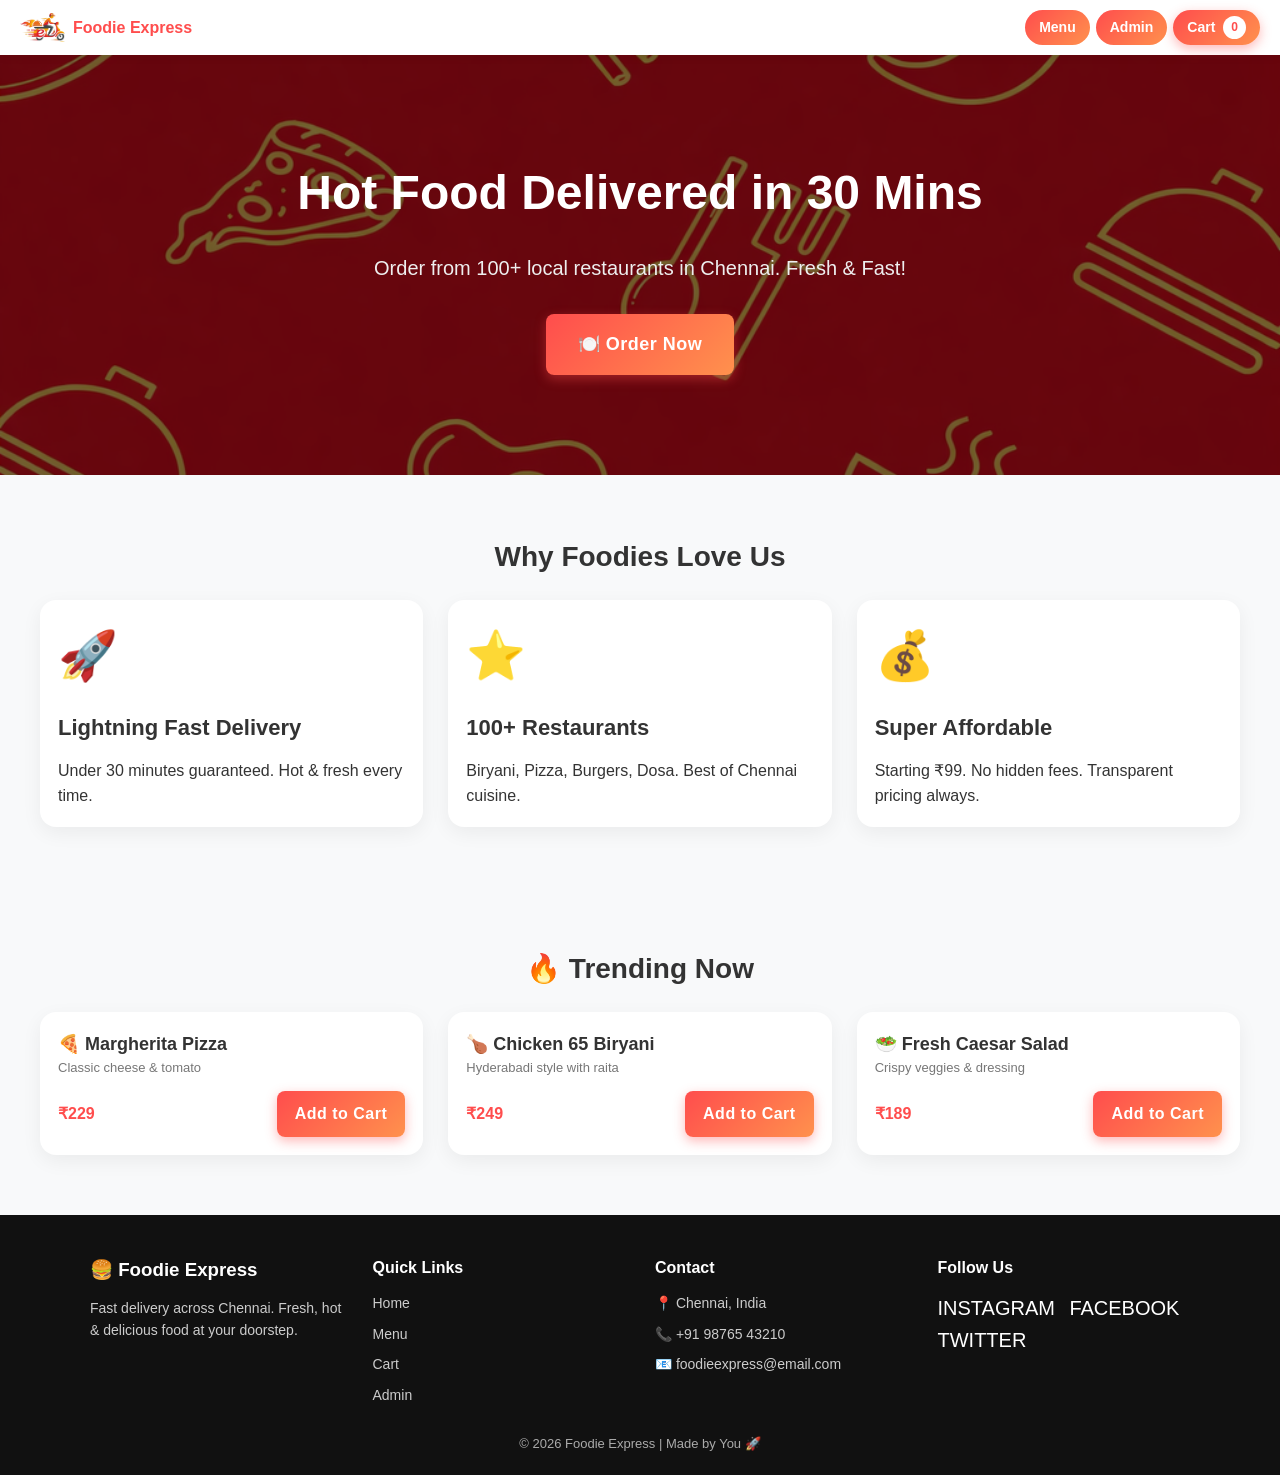
<file: index.html>
<!DOCTYPE html>
<html lang="en">
<head>
  <meta charset="UTF-8">
  <title>Foodie Express - Chennai's Best Food Delivery</title>
  <meta name="viewport" content="width=device-width, initial-scale=1.0">
  <meta name="description" content="Hot fresh food delivered fast in Chennai">
  <link rel="stylesheet" href="style.css">
  <link rel="icon" href="logo.png" type="image/png">
</head>
<body>
 <header>
  <div class="brand">
    <img src="logo.png" class="logo">
    <span class="brand-title">Foodie Express</span>
  </div>

  <nav>
    <a href="menu.html"> Menu</a>
    <a href="admin.html">Admin</a>
    <a href="cart.html" class="cart-btn">
      Cart<span id="menuCartCount">0</span>
    </a>
  </nav>
</header>
  <main>
    <section class="hero">
      <h1>Hot Food Delivered in 30 Mins</h1>
      <p>Order from 100+ local restaurants in Chennai. Fresh & Fast!</p>
      <a href="menu.html" class="btn btn-primary" style="font-size: clamp(16px,4vw,18px); padding:16px 32px;">
        🍽️ Order Now
      </a>
    </section>

    <section class="section">
      <h2 class="section-title">Why Foodies Love Us</h2>
      <div class="features-grid">
        <div class="card">
          <div style="font-size: clamp(32px,8vw,48px); margin-bottom:16px;">🚀</div>
          <h3 style="font-size: clamp(18px,5vw,22px); margin-bottom:12px;">Lightning Fast Delivery</h3>
          <p>Under 30 minutes guaranteed. Hot & fresh every time.</p>
        </div>
        <div class="card">
          <div style="font-size: clamp(32px,8vw,48px); margin-bottom:16px;">⭐</div>
          <h3 style="font-size: clamp(18px,5vw,22px); margin-bottom:12px;">100+ Restaurants</h3>
          <p>Biryani, Pizza, Burgers, Dosa. Best of Chennai cuisine.</p>
        </div>
        <div class="card">
          <div style="font-size: clamp(32px,8vw,48px); margin-bottom:16px;">💰</div>
          <h3 style="font-size: clamp(18px,5vw,22px); margin-bottom:12px;">Super Affordable</h3>
          <p>Starting ₹99. No hidden fees. Transparent pricing always.</p>
        </div>
      </div>
    </section>

    <section class="section">
      <h2 class="section-title">🔥 Trending Now</h2>
      <div class="popular-grid">
        <div class="card">
          <div class="card-title">🍕 Margherita Pizza</div>
          <div class="card-meta">Classic cheese & tomato</div>
          <div class="card-bottom">
            <span class="price">₹229</span>
            <a href="menu.html" class="btn btn-primary">Add to Cart</a>
          </div>
        </div>
        <div class="card">
          <div class="card-title">🍗 Chicken 65 Biryani</div>
          <div class="card-meta">Hyderabadi style with raita</div>
          <div class="card-bottom">
            <span class="price">₹249</span>
            <a href="menu.html" class="btn btn-primary">Add to Cart</a>
          </div>
        </div>
        <div class="card">
          <div class="card-title">🥗 Fresh Caesar Salad</div>
          <div class="card-meta">Crispy veggies & dressing</div>
          <div class="card-bottom">
            <span class="price">₹189</span>
            <a href="menu.html" class="btn btn-primary">Add to Cart</a>
          </div>
        </div>
      </div>
    </section>
  </main>
<footer class="footer">

  <div class="footer-container">

    <!-- BRAND -->
    <div class="footer-col">
      <h3>🍔 Foodie Express</h3>
      <p>Fast delivery across Chennai. Fresh, hot & delicious food at your doorstep.</p>
    </div>

    <!-- LINKS -->
    <div class="footer-col">
      <h4>Quick Links</h4>
      <a href="index.html">Home</a>
      <a href="menu.html">Menu</a>
      <a href="cart.html">Cart</a>
      <a href="admin.html">Admin</a>
    </div>

    <!-- CONTACT -->
    <div class="footer-col">
      <h4>Contact</h4>
      <p>📍 Chennai, India</p>
      <p>📞 +91 98765 43210</p>
      <p>📧 foodieexpress@email.com</p>
    </div>

    <!-- SOCIAL -->
    <div class="footer-col">
      <h4>Follow Us</h4>
      <div class="socials">
        <span>INSTAGRAM</span>
        <span>FACEBOOK</span>
        <span>TWITTER</span>
      </div>
    </div>

  </div>

  <div class="footer-bottom">
    © 2026 Foodie Express | Made by You 🚀
  </div>

</footer>
  <script>
    // Live cart count
    const cart = JSON.parse(localStorage.getItem('foodie_cart') || '{}');
    const totalItems = Object.values(cart).reduce((sum, qty) => sum + qty, 0);
    document.getElementById('homeCartCount').textContent = totalItems || 0;
  </script>
</body>
</html>
</file>
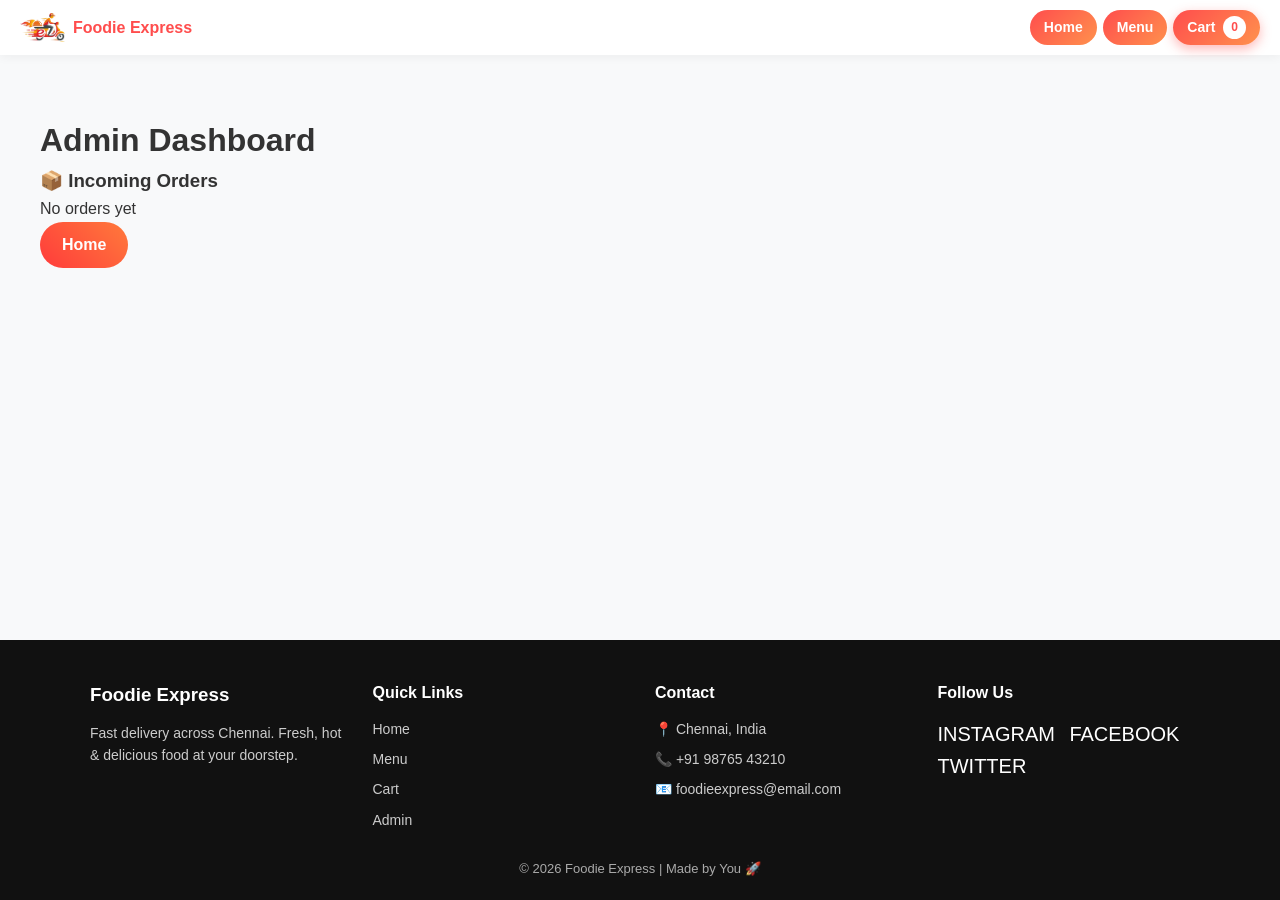
<file: admin.html>
<!DOCTYPE html>
<html lang="en">
<head>
<meta charset="UTF-8">
<title>Admin Dashboard</title>
<link rel="stylesheet" href="style.css">
</head>

<body>

<header>
  <div class="brand">
    <img src="logo.png" class="logo">
    <span class="brand-title">Foodie Express</span>
  </div>

  <nav>
    <a href="index.html">Home</a>
    <a href="menu.html"> Menu</a>
    <a href="cart.html" class="cart-btn">
      Cart<span id="menuCartCount">0</span>
    </a>
  </nav>
</header>
<main class="section">
<h1>Admin Dashboard</h1>
  <h3>📦 Incoming Orders</h3>
  <div id="ordersList"></div>

  <a href="index.html"  style="
       display:inline-block;
       background:linear-gradient(45deg, #ff3b3b, #ff7a3b);
       color:white;
       padding:10px 22px;
       border-radius:25px;
       font-family:Arial, sans-serif;
       font-size:16px;
       text-decoration:none;
       font-weight:bold;
     ">Home</a>


</main>

<script>
const orders = JSON.parse(localStorage.getItem('orders') || '[]');

const container = document.getElementById('ordersList');

if(orders.length === 0){
  container.innerHTML = "<p>No orders yet</p>";
}else{
  container.innerHTML = orders.map((o,i)=>`
    <div class="card">
      <h4>Order #${i+1}</h4>
      <p>${o.items}</p>
      <p>Total: ₹${o.total}</p>
    </div>
  `).join('');
}

function loadOrders() {
  const orders = JSON.parse(localStorage.getItem('orders') || '[]');
  const container = document.getElementById('ordersList');

  if (orders.length === 0) {
    container.innerHTML = "<p>No orders yet</p>";
    return;
  }

  container.innerHTML = orders.map((o, i) => `
    <div class="order-card">
      <h4>Order #${i + 1}</h4>
      <p>${o.items}</p>
      <p>Total: ₹${o.total}</p>
      <span class="status ${o.status.toLowerCase()}">${o.status}</span>

      <br><br>
      ${o.status === "Done" 
  ? `<span class="status delivered">Successfully Delivered</span>` 
  : `${o.status === "Done" 
  ? `<span class="status delivered">Successfully Delivered</span>` 
  : `<button onclick="markDelivered(${o.id})" class="deliver-btn">Mark Delivered</button>`
}`
}
    </div>
    
  `).join('');
}

/* UPDATE STATUS */
function markDelivered(id) {
  let orders = JSON.parse(localStorage.getItem('orders') || '[]');

  orders = orders.map(o => {
    if (o.id === id) {
      o.status = "Done"
    }
    return o;
  });

  localStorage.setItem('orders', JSON.stringify(orders));
  loadOrders();
}
setInterval(loadOrders, 3000);


loadOrders();
</script>
<footer class="footer">

  <div class="footer-container">

    <!-- BRAND -->
    <div class="footer-col">
      <h3>Foodie Express</h3>
      <p>Fast delivery across Chennai. Fresh, hot & delicious food at your doorstep.</p>
    </div>

    <!-- LINKS -->
    <div class="footer-col">
      <h4>Quick Links</h4>
      <a href="index.html">Home</a>
      <a href="menu.html">Menu</a>
      <a href="cart.html">Cart</a>
      <a href="admin.html">Admin</a>
    </div>

    <!-- CONTACT -->
    <div class="footer-col">
      <h4>Contact</h4>
      <p>📍 Chennai, India</p>
      <p>📞 +91 98765 43210</p>
      <p>📧 foodieexpress@email.com</p>
    </div>

    <!-- SOCIAL -->
    <div class="footer-col">
      <h4>Follow Us</h4>
      <div class="socials">
        <span>INSTAGRAM</span>
        <span>FACEBOOK</span>
        <span>TWITTER</span>
      </div>
    </div>

  </div>

  <div class="footer-bottom">
    © 2026 Foodie Express | Made by You 🚀
  </div>

</footer>

</body>
</html>
</file>
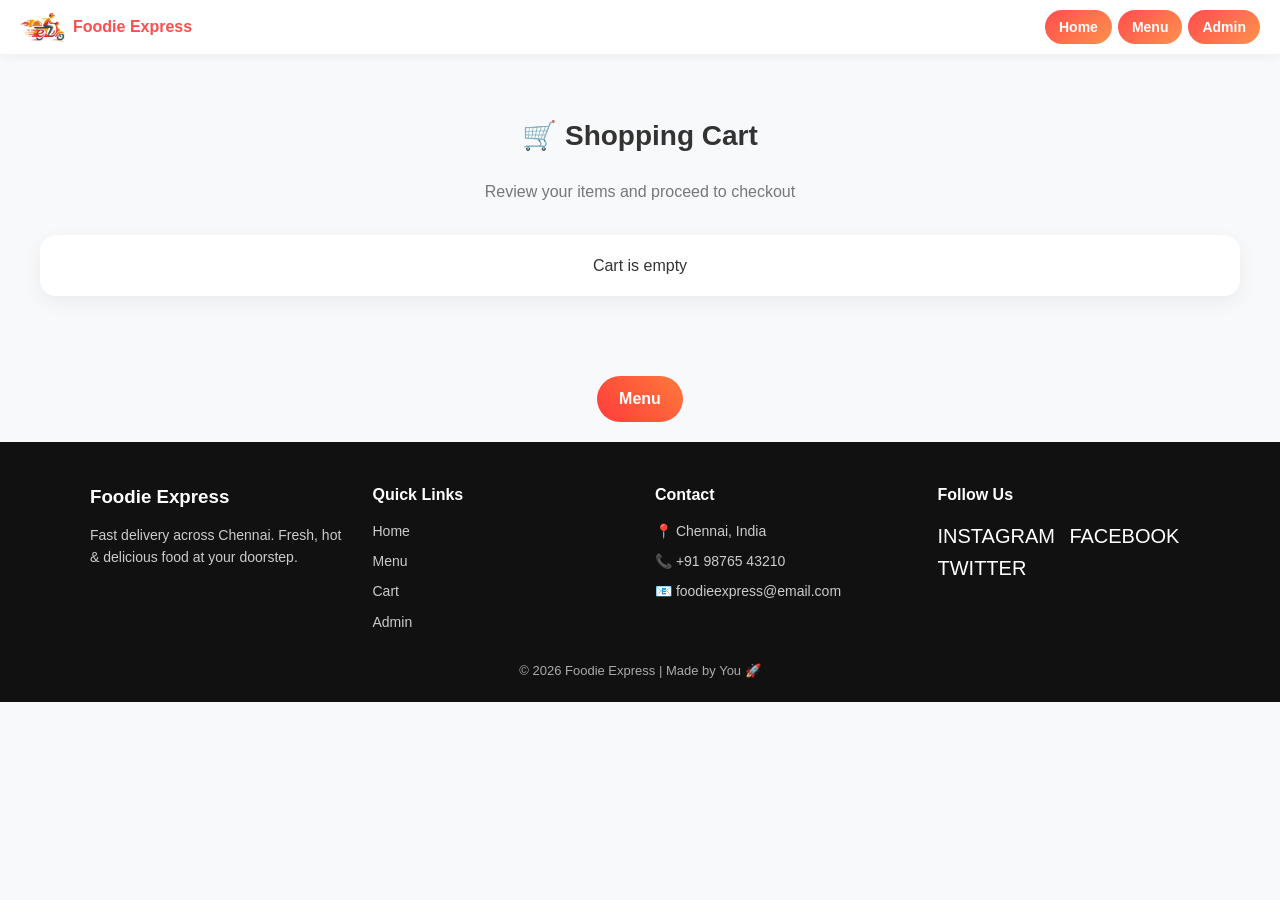
<file: cart.html>
<!DOCTYPE html>

<html lang="en">
<head>
<meta charset="UTF-8">
<title>Cart - Foodie Express</title>
<meta name="viewport" content="width=device-width, initial-scale=1.0">
<link rel="stylesheet" href="style.css">
</head>

<body>

<header>
  <div class="brand">
    <img src="logo.png" class="logo">
    <span class="brand-title">Foodie Express</span>
  </div>

  <nav>
    <a href="index.html">Home</a>
    <a href="menu.html"> Menu</a>
    <a href="admin.html">Admin</a>
    </nav>
</header>
<section class="section">

<h2 class="section-title">🛒 Shopping Cart</h2>
<p class="section-subtitle">Review your items and proceed to checkout</p>

<div id="cartItems" class="card"></div>

<!-- CHECKOUT -->

<div class="checkout" id="checkoutSection" style="display:none;">

  <h3 style="margin:20px 0;">📦 Delivery Details</h3>

  <form id="checkoutForm">
<input id="name" placeholder="Full Name" class="input" required><br><br>
<input id="phone" placeholder="Phone Number" class="input" required><br><br>
<input id="email" placeholder="Email (optional)" class="input"><br><br>
<textarea id="address" placeholder="Full Address" class="input" required></textarea><br><br>

<select id="payment" class="input" required>
  <option value="">Select Payment</option>
  <option>Cash on Delivery</option>
  <option>UPI</option>
  <option>Card</option>
</select>

<br><br>

<button type="submit"  class="btn btn-primary place-order-btn">
  Place Order
</button>


  </form>

  <div id="orderStatus"></div>

</div>
</section>
</main>
<a href="menu.html"  style="
       display:inline-block;
       background:linear-gradient(45deg, #ff3b3b, #ff7a3b);
       color:white;
       padding:10px 22px;
       border-radius:25px;
       font-family:Arial, sans-serif;
       font-size:16px;
       text-decoration:none;
       font-weight:bold;
       text-align: center;
   margin: 20px auto;
     ">Menu</a>


<script>
const MENU_ITEMS = [
  // CLASSIC
  {id:1,name:"Margherita Pizza",desc:"Classic cheese pizza",price:229,type:"veg"},
  {id:2,name:" Veg Burger",desc:"Crispy veg burger",price:179,type:"veg"},
  {id:3,name:" Chicken Burger",desc:"Juicy chicken burger",price:199,type:"nonveg"},
  {id:4,name:" Paneer Wrap",desc:"Grilled paneer wrap",price:159,type:"veg"},
  {id:5,name:" Chicken Wrap",desc:"Spicy chicken wrap",price:189,type:"nonveg"},

  //  MEALS
  {id:6,name:" Chicken Biryani",desc:"Hyderabadi style",price:249,type:"nonveg"},
  {id:7,name:" Veg Biryani",desc:"Spicy veg biryani",price:199,type:"veg"},
  {id:8,name:" Fried Rice",desc:"Veg fried rice",price:149,type:"veg"},
  {id:9,name:" Chicken Fried Rice",desc:"Chicken rice",price:189,type:"nonveg"},
  {id:10,name:" Chicken Noodles",desc:"Chicken noodles",price:139,type:"nonveg"},

  //  NON-VEG
  {id:11,name:" Grill Chicken",desc:"Spicy grilled chicken",price:259,type:"nonveg"},
  {id:12,name:" Chicken 65",desc:"Fried chicken bites",price:199,type:"nonveg"},
  {id:13,name:" Shawarma",desc:"Middle east roll",price:149,type:"nonveg"},
  {id:14,name:" Tandoori Chicken",desc:"BBQ style chicken",price:299,type:"nonveg"},
  {id:15,name:" Chicken Wings",desc:"Spicy wings",price:179,type:"nonveg"},
  //  VEG
  {id:16,name:" Paneer Butter Masala",desc:"Creamy curry",price:199,type:"veg"},
  {id:17,name:" Dal Tadka",desc:"Indian dal",price:129,type:"veg"},
  {id:18,name:" Veg Salad",desc:"Healthy salad",price:99,type:"veg"},
  {id:19,name:" Veg Sandwich",desc:"Grilled sandwich",price:119,type:"veg"},
  {id:20,name:" French Fries",desc:"Crispy fries",price:99,type:"veg"},

  //  DRINKS
  {id:21,name:" Cold Coffee",desc:"Iced coffee",price:129,type:"veg"},
  {id:22,name:" Milkshake",desc:"Chocolate shake",price:149,type:"veg"},
  {id:23,name:" Juice",desc:"Fresh juice",price:99,type:"veg"},
  {id:24,name:" Lassi",desc:"Sweet lassi",price:89,type:"veg"},
  {id:25,name:" Tea",desc:"Hot tea",price:49,type:"veg"},

  //  EXTRA
  {id:26,name:" Egg Rice",desc:"Egg fried rice",price:149,type:"nonveg"},
  {id:27,name:" Egg Noodles",desc:"Egg noodles",price:139,type:"nonveg"},
  {id:28,name:" Paneer Pizza",desc:"Paneer topping",price:249,type:"veg"},
  {id:29,name:" Chicken Pizza",desc:"Chicken topping",price:279,type:"nonveg"},
  {id:30,name:" Combo Meal",desc:"Burger + drink combo",price:199,type:"veg"}
];

let cart = JSON.parse(localStorage.getItem('foodie_cart') || '{}');
const DELIVERY_FEE = 40;

function formatINR(n){ return "₹" + n; }

/* RENDER CART */
function renderCart(){

  const el = document.getElementById("cartItems");
  let subtotal = 0;
  let itemsHTML = "";

  for(let id in cart){
    const item = MENU_ITEMS.find(i => i.id == id);
    if(!item) continue;

    const qty = cart[id];
    const total = item.price * qty;

    subtotal += total;

    itemsHTML += `
      <div class="cart-item">
        <span>${item.name} x${qty}</span>
        <span>${formatINR(total)}</span>
      </div>
    `;
  }

  if(subtotal === 0){
    el.innerHTML = "<p style='text-align:center'>Cart is empty</p>";
    return;
  }

  const total = subtotal + DELIVERY_FEE;

  el.innerHTML = `
    ${itemsHTML}

    <div class="cart-summary">
      <span>Subtotal</span>
      <span>${formatINR(subtotal)}</span>
    </div>

    <div class="cart-summary">
      <span>Delivery</span>
      <span>${formatINR(DELIVERY_FEE)}</span>
    </div>

    <div class="cart-summary">
      <strong>Total</strong>
      <strong>${formatINR(total)}</strong>
    </div>

    <a href="delivery.html" class="btn btn-primary" style="width:100%; display:block; text-align:center; margin-top:15px;">
  Proceed to Checkout
</a>
  `;
}

renderCart();
function updateFloatingCart(){
  let total = 0;

  for(let id in cart){
    total += cart[id];
  }

  const box = document.getElementById("floatingCart");
  const count = document.getElementById("fcCount");

  if(total > 0){
    box.style.display = "flex";
    count.innerText = total + " item";
  } else {
    box.style.display = "none";
  }
}

/* GO TO CART */
function goToCart(){
  window.location.href = "cart.html";
}
</script>
<footer class="footer">

  <div class="footer-container">

    <!-- BRAND -->
    <div class="footer-col">
      <h3>Foodie Express</h3>
      <p>Fast delivery across Chennai. Fresh, hot & delicious food at your doorstep.</p>
    </div>

    <!-- LINKS -->
    <div class="footer-col">
      <h4>Quick Links</h4>
      <a href="index.html">Home</a>
      <a href="menu.html">Menu</a>
      <a href="cart.html">Cart</a>
      <a href="admin.html">Admin</a>
    </div>

    <!-- CONTACT -->
    <div class="footer-col">
      <h4>Contact</h4>
      <p>📍 Chennai, India</p>
      <p>📞 +91 98765 43210</p>
      <p>📧 foodieexpress@email.com</p>
    </div>

    <!-- SOCIAL -->
    <div class="footer-col">
      <h4>Follow Us</h4>
      <div class="socials">
        <span>INSTAGRAM</span>
        <span>FACEBOOK</span>
        <span>TWITTER</span>
      </div>
    </div>

  </div>

  <div class="footer-bottom">
    © 2026 Foodie Express | Made by You 🚀
  </div>

</footer>
</body>
</html>
</file>
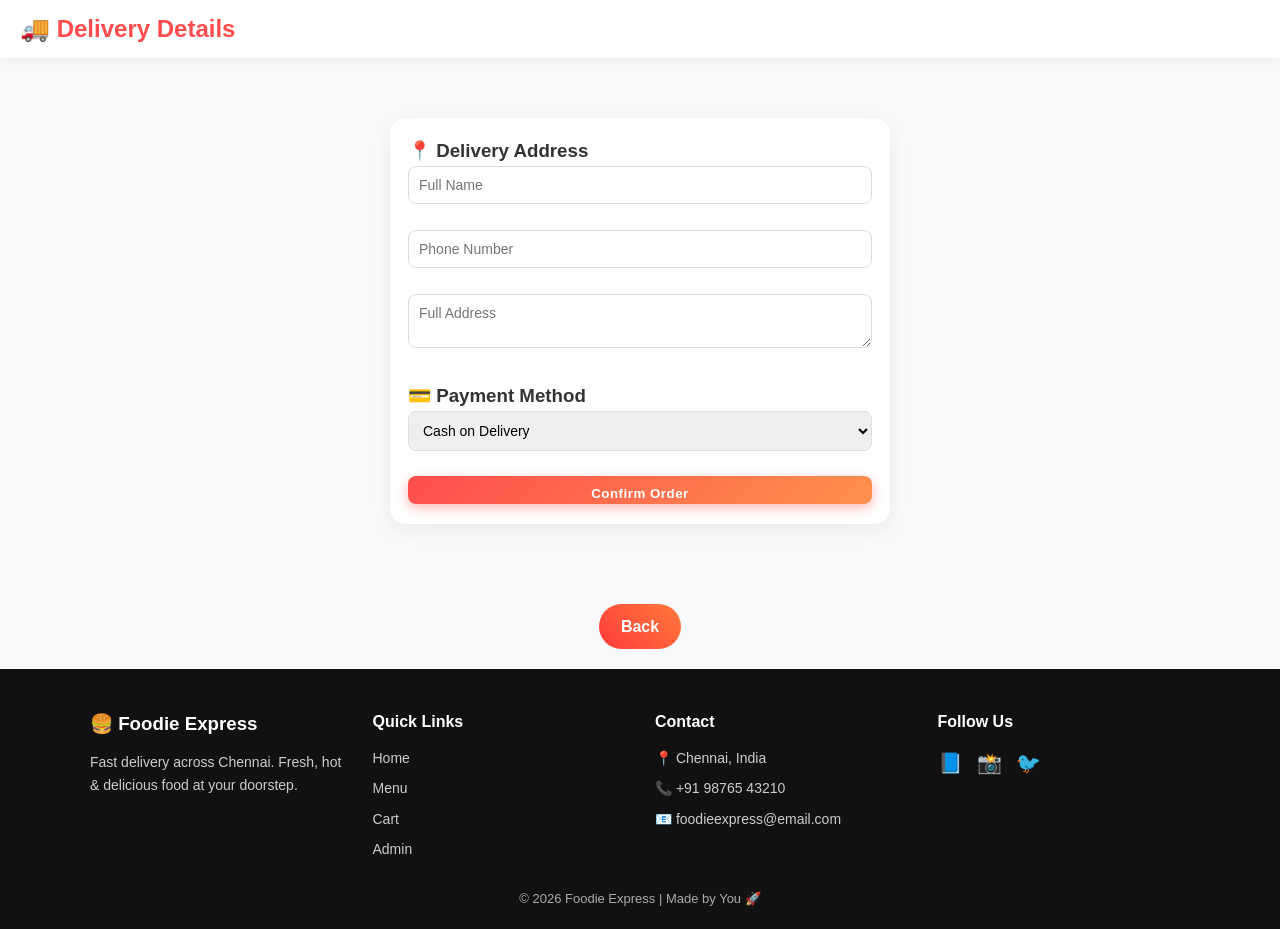
<file: delivery.html>
<!DOCTYPE html>

<html lang="en">
<head>
<meta charset="UTF-8">
<title>Delivery - Foodie Express</title>
<meta name="viewport" content="width=device-width, initial-scale=1.0">
<link rel="stylesheet" href="style.css">
</head>

<body>

<header>
  <h2 style="color:#ff4d4d;">🚚 Delivery Details</h2>
</header>

<main class="section">

  <div class="card" style="max-width:500px;margin:auto;">

<h3>📍 Delivery Address</h3>
<input type="text" id="name" placeholder="Full Name" class="input"><br><br>
<input type="text" id="phone" placeholder="Phone Number" class="input"><br><br>
<textarea id="address" placeholder="Full Address" class="input"></textarea><br><br>

<h3>💳 Payment Method</h3>
<select id="payment" class="input">
  <option value="COD">Cash on Delivery</option>
  <option value="UPI">UPI</option>
  <option value="Card">Card</option>
</select>

<br><br>

<button onclick="confirmOrder()" class="btn btn-primary" style="width:100%;">
  Confirm Order
</button>

  </div>

</main>
<a href="cart.html"  style="
       display:inline-block;
       background:linear-gradient(45deg, #ff3b3b, #ff7a3b);
       color:white;
       padding: 10px 22px;
       border-radius:25px;
       font-family:Arial, sans-serif;
       font-size:16px;
       text-decoration:none;
       font-weight:bold;
       text-align: center;
       margin: 20px auto;
     ">Back</a>

<script>
function confirmOrder(){

  const name = document.getElementById("name").value;
  const phone = document.getElementById("phone").value;
  const address = document.getElementById("address").value;
  const payment = document.getElementById("payment").value;

  if(!name || !phone || !address){
    alert("Please fill all details");
    return;
  }

  let cart = JSON.parse(localStorage.getItem('foodie_cart') || '{}');
  let orders = JSON.parse(localStorage.getItem('orders') || '[]');

  let items = [];
  let total = 0;

  for(let id in cart){
    items.push(`Item ${id} x${cart[id]}`);
    total += cart[id] * 100;
  }

  orders.push({
    id: Date.now(),
    name,
    phone,
    address,
    payment,
    items: items.join(", "),
    total,
    status: "Pending"
  });

  localStorage.setItem("orders", JSON.stringify(orders));
  localStorage.removeItem("foodie_cart");

    alert("🍳 Your order is being prepared");

  setTimeout(() => {
    alert("🚚 Your order is on the way!");
  }, 2000);

  setTimeout(() => {
    alert("✅ Delivered successfully!");
    window.location.href = "admin.html";
  }, 4000);
}
</script>
<footer class="footer">

  <div class="footer-container">

    <!-- BRAND -->
    <div class="footer-col">
      <h3>🍔 Foodie Express</h3>
      <p>Fast delivery across Chennai. Fresh, hot & delicious food at your doorstep.</p>
    </div>

    <!-- LINKS -->
    <div class="footer-col">
      <h4>Quick Links</h4>
      <a href="index.html">Home</a>
      <a href="menu.html">Menu</a>
      <a href="cart.html">Cart</a>
      <a href="admin.html">Admin</a>
    </div>

    <!-- CONTACT -->
    <div class="footer-col">
      <h4>Contact</h4>
      <p>📍 Chennai, India</p>
      <p>📞 +91 98765 43210</p>
      <p>📧 foodieexpress@email.com</p>
    </div>

    <!-- SOCIAL -->
    <div class="footer-col">
      <h4>Follow Us</h4>
      <div class="socials">
        <span>📘</span>
        <span>📸</span>
        <span>🐦</span>
      </div>
    </div>

  </div>

  <div class="footer-bottom">
    © 2026 Foodie Express | Made by You 🚀
  </div>

</footer>
</body>
</html>
</file>
<file: style.css>
html, body {
  margin: 0;
  padding: 0;
  height: 100%;
}
body{
  display: flex;
  flex-direction: column;
  min-height: 100vh;
}
main{
  flex: 1;
}
* {
  margin: 0;
  padding: 0;
  box-sizing: border-box;
  font-family: 'Segoe UI', sans-serif;
}


header{
  display:flex;
  justify-content:space-between;
  align-items:center;
  padding:10px 16px;
  background:#fff;
  box-shadow:0 2px 10px rgba(0,0,0,0.05);
  position:sticky;
  top:0;
  z-index:100;
}

/* BRAND */
.brand{
  display:flex;
  align-items:center;
  gap:8px;
}

.logo{
  width:42px;
  height:42px;
  object-fit:contain;
}

.brand-title{
  font-size:18px;
  font-weight:700;
  color:#ff4d4d;
}

/* NAV */
nav{
  display:flex;
  align-items:center;
  gap:10px;
}

nav a{
  text-decoration:none;
  padding:8px 14px;
  border-radius:20px;
  background:#ff4d4d;
  color:#fff;
  font-size:13px;
  font-weight:500;
  display:flex;
  align-items:center;
  gap:5px;
  transition:0.2s;
}

nav a:hover{
  transform:translateY(-1px);
}

/* CART SPECIAL */
.cart-btn{
  background:linear-gradient(135deg,#ff4d4d,#ff914d);
  box-shadow:0 4px 12px rgba(255,77,77,0.4);
}


@media(max-width:600px){

  .brand-title{
    display:none; 
  }

  nav{
    gap:6px;
  }

  nav a{
    padding:6px 10px;
    font-size:12px;
  }

  .logo{
    width:36px;
    height:36px;
  }
}
html {
  scroll-behavior: smooth;
}

body {
  background: #f8f9fa;
  color: #333;
  line-height: 1.6;
  margin: 0;
  padding: 0;
  height: 100%;
}
header{
  display:flex;
  justify-content:space-between;
  align-items:center;
  padding:8px 12px;
  background:#fff;
}

.brand{
  display:flex;
  align-items:center;
  gap:6px;
}

.logo{
  width:35px;
}

.brand-title{
  font-size:16px;
  font-weight:600;
  color:#ff4d4d;
}

nav{
  display:flex;
  gap: 6px;
}

nav a{
  text-decoration:none;
  padding:6px 10px;
  border-radius:18px;
  background:#ff4d4d;
  color:rgb(255, 255, 255);
  font-size:12px;
  display:flex;
  align-items:center;
  gap:8px;
}

@media(max-width:480px){
  .brand-title{
    display:none;
  }

  nav a{
    font-size:11px;
    padding:6px 8px;
  }
}
/* BUTTON */
.btn {
  display: inline-block;
  padding: 10px 18px;
  border-radius: 8px;
  text-decoration: none;
  font-weight: 600;
  transition: 0.3s ease;
}

.btn-primary {
  background: linear-gradient(135deg, #ff4d4d, #ff914d);
  color: #fff !important;
  box-shadow: 0 4px 12px rgba(255,77,77,0.4);
  letter-spacing: 0.5px;
}

.btn-primary:hover {
  transform: translateY(-2px);
  box-shadow: 0 6px 16px rgba(255,77,77,0.5);
}

/* CART BUTTON (NAV) */
nav .btn-primary {
  display: flex;
  align-items: center;
  gap: 8px;
  padding: 10px 16px;
  border-radius: 30px;
}

nav .btn-primary::before {
  content: "🛒";
  font-size: 16px;
}

/* CART COUNT BADGE */
#homeCartCount,
#menuCartCount {
  background: #fff;
  color: #ff4d4d;
  padding: 2px 8px;
  border-radius: 50px;
  font-size: 12px;
  font-weight: bold;
}

/* HERO */
.hero {
  position: relative;
  background: url('hero.png') center/cover no-repeat;
  color: white;
  text-align: center;
  padding: 100px 20px;
  overflow: hidden;
}

.hero::before {
  content: "";
  position: absolute;
  inset: 0;
  background: rgba(0, 0, 0, 0.55);
}

.hero h1,
.hero p,
.hero a {
  position: relative;
  z-index: 1;
}

.hero h1 {
  font-size: clamp(28px, 6vw, 48px);
  font-weight: 800;
  margin-bottom: 20px;
}

.hero p {
  font-size: clamp(16px, 4vw, 20px);
  margin-bottom: 30px;
  color: #eee;
}

/* SECTION */
.section {
  padding: 60px 40px;
}

.section-title {
  text-align: center;
  font-size: 28px;
  margin-bottom: 20px;
  font-weight: 700;
}

.section-subtitle {
  text-align: center;
  color: #777;
  margin-bottom: 30px;
}

/* GRID */
.features-grid,
.popular-grid {
  display: grid;
  gap: 25px;
}

.features-grid {
  grid-template-columns: repeat(auto-fit, minmax(220px, 1fr));
}

.popular-grid {
  grid-template-columns: repeat(auto-fit, minmax(250px, 1fr));
}

/* CARD */
.card {
  background: #fff;
  border-radius: 16px;
  padding: 18px;
  box-shadow: 0 6px 20px rgba(0,0,0,0.06);
  transition: 0.3s;
  position: relative;
  overflow: hidden;
}

.card:hover {
  transform: translateY(-6px);
  box-shadow: 0 12px 28px rgba(0,0,0,0.12);
}

/* Shine effect */
.card::after {
  content: "";
  position: absolute;
  top: 0;
  left: -100%;
  width: 100%;
  height: 100%;
  background: linear-gradient(120deg, transparent, rgba(255,255,255,0.4), transparent);
  transition: 0.5s;
}

.card:hover::after {
  left: 100%;
}

.card-title {
  font-weight: 600;
  font-size: 18px;
}

.card-meta {
  font-size: 13px;
  color: #777;
  margin-bottom: 12px;
}

.card-bottom {
  display: flex;
  justify-content: space-between;
  align-items: center;
}

.price {
  font-weight: bold;
  color: #ff4d4d;
}

/* LAYOUT */
.layout {
  display: grid;
  grid-template-columns: block;
  gap: 30px;
  align-items: start;
}

/* MENU GRID */
#menuList {
  display: grid;
  grid-template-columns: repeat(auto-fit, minmax(260px, 1fr));
  gap: 20px;
}

/* QTY CONTROLS */
.qty-controls {
  display: flex;
  align-items: center;
  gap: 8px;
  background: #f2f2f2;
  border-radius: 30px;
  padding: 4px 8px;
}

.qty-controls button {
  border: none;
  width: 26px;
  height: 26px;
  border-radius: 50%;
  background: #ff4d4d;
  color: #fff;
  cursor: pointer;
  font-weight: bold;
}

.qty-controls button:disabled {
  opacity: 0.4;
  cursor: not-allowed;
}

.qty-controls span {
  min-width: 20px;
  text-align: center;
  font-weight: 600;
}

/* CART BOX */
.cart-box {
  background: #fff;
  padding: 20px;
  border-radius: 16px;
  box-shadow: 0 6px 20px rgba(0,0,0,0.08);
  position: sticky;
  top: 100px;
  border: 1px solid #eee;
}

.cart-header {
  display: flex;
  justify-content: space-between;
  margin-bottom: 10px;
}

.cart-item {
  display: flex;
  justify-content: space-between;
  font-size: 14px;
  margin: 6px 0;
}

.empty-cart {
  text-align: center;
  color: #aaa;
  padding: 20px 0;
}

.cart-summary {
  display: flex;
  justify-content: space-between;
  font-weight: bold;
  margin-top: 15px;
}

.cart-summary span:last-child {
  color: #ff4d4d;
  font-size: 18px;
}

/* RESPONSIVE */
@media (max-width: 768px) {
  header {
    padding: 12px 20px;
  }

  .section {
    padding: 40px 20px;
  }

  .layout {
    grid-template-columns: 1fr;
  }

  .cart-box {
    position: static;
  }

  nav {
    gap: 10px;
  }

  .brand-title {
    font-size: 18px;
  }
}
/* MENU GRID */
.menu {
  display: grid;
  grid-template-columns: repeat(auto-fit, minmax(250px,1fr));
  gap: 25px;
  padding: 30px;
}


/* QTY */
.qty {
  display: flex;
  align-items: center;
  gap: 10px;
}

/* BUTTON */
button {
  width: 28px;
  height: 28px;
  border-radius: 50%;
  border: none;
  background: #ff4d4d;
  color: white;
  font-weight: bold;
  cursor: pointer;
  transition: 0.2s;
}

button:hover {
  background: #e63b3b;
}

/* CART LINK */
header a {
  background: linear-gradient(135deg, #ff4d4d, #ff914d);
  color: white;
  padding: 8px 15px;
  border-radius: 20px;
  font-weight: 600;
}

/* RESPONSIVE */
@media (max-width: 768px) {
  .menu {
    padding: 20px;
  }

  header {
    padding: 10px 20px;
  }
}
/* FILTER BUTTONS */
.filters {
  display: flex;
  gap: 10px;
  margin-bottom: 20px;
  flex-wrap: wrap;
}

.filters button {
  border: none;
  padding: 8px 15px;
  border-radius: 20px;
  background: #eee;
  cursor: pointer;
}

.filters button:hover {
  background: #ff4d4d;
  color: white;
}

/* IMAGE */
.card-img img {
  width: 100%;
  height: 140px;
  object-fit: cover;
  border-radius: 10px;
}

/* RATING */
.rating {
  font-size: 14px;
  margin: 5px 0;
  color: #ffaa00;
}
/* FILTER CONTAINER */
.filters {
  display: flex;
  gap: 12px;
  margin: 20px 0;
  overflow-x: auto;   
  padding-bottom: 5px;
}

/* HIDE SCROLLBAR */
.filters::-webkit-scrollbar {
  display: none;
}

/* BUTTON */
.filters button {
  flex: 0 0 auto; 
  border: none;
  padding: 10px 16px;
  border-radius: 25px;
  background: #eee;
  color: #333;
  font-weight: 600;
  white-space: nowrap; 
  cursor: pointer;
  transition: 0.3s;
}


.filters button:hover,
.filters button.active {
  background: linear-gradient(135deg, #fcfcfc, #ff914d);
  color: #fff;
}

@media (max-width: 768px) {

  /* HEADER */
  header {
    padding: 10px 15px;
  }

  .brand-title {
    font-size: 16px;
  }

  nav a {
    font-size: 13px;
    padding: 6px 10px;
  }

  /* LAYOUT -> STACK */
  .layout {
    grid-template-columns: block;
    gap: 20px;
  }

  /* FILTERS SCROLL */
  .filters {
    overflow-x: auto;
    padding-bottom: 5px;
  }

  .filters button {
    font-size: 13px;
    padding: 8px 12px;
  }

  /* MENU GRID */
  #menuList {
    grid-template-columns: 1fr;
  }

  /* CARD */
  .card {
    padding: 12px;
  }

  .card img {
    height: 130px;
  }

  .card-title {
    font-size: 15px;
  }

  .price {
    font-size: 14px;
  }

  
  .qty-controls button {
    width: 26px;
    height: 26px;
  }

 
  .cart-box {
    position: fixed;
    bottom: 0;
    left: 0;
    width: 100%;
    border-radius: 15px 15px 0 0;
    box-shadow: 0 -4px 20px rgba(0,0,0,0.15);
    z-index: 100;
  }

  body {
    padding-bottom: 120px; 
  }
}


/* TABLET */
@media (min-width: 769px) and (max-width: 1024px) {
  
  .layout {
    grid-template-columns: 1.5fr 1fr;
  }

  #menuList {
    grid-template-columns: repeat(2, 1fr);
  }
}



@media (min-width: 1025px) {

  #menuList {
    grid-template-columns: repeat(auto-fit, minmax(250px, 1fr));
  }
}

#menuList {
  display: grid;
  grid-template-columns: repeat(auto-fit, minmax(250px, 1fr));
  gap: 20px;
}
/* MOBILE NAV FIX */
@media (max-width: 768px) {

  header {
    flex-direction: row;
    justify-content: space-between;
    align-items: center;
    padding: 10px 12px;
  }

  .brand img {
    width: 30px;
  }

  .brand-title {
    font-size: 14px;
  }

  nav {
    gap: 8px;
  }

  nav a {
    font-size: 12px;
    padding: 6px 10px;
  }


  .btn-primary {
    padding: 6px 10px;
    font-size: 12px;
    border-radius: 20px;
  }
}

@media (max-width: 768px) {

  header {
    display: flex;
    justify-content: space-between;
    align-items: center;
    padding: 10px 12px;
  }

  .brand {
    gap: 6px;
  }

  .brand img {
    width: 28px;
  }

  .brand-title {
    font-size: 14px;
  }

  nav {
    display: flex;
    align-items: center;
    gap: 6px;
  }

  nav a {
    font-size: 12px;
    padding: 6px 10px;
    border-radius: 18px;
  }

  /* CART BUTTON */
  nav .btn-primary {
    padding: 6px 12px;
    font-size: 12px;
    border-radius: 20px;
  }
}

.admin-container {
  max-width: 900px;
  margin: auto;
  padding: 30px 20px;
}

.admin-title {
  font-size: 24px;
  font-weight: 700;
  margin-bottom: 20px;
}

/* ORDER CARD */
.order-card {
  background: #fff;
  padding: 15px;
  border-radius: 12px;
  box-shadow: 0 6px 18px rgba(0,0,0,0.08);
  margin-bottom: 15px;
}

.order-card h4 {
  margin-bottom: 8px;
}

.order-card p {
  font-size: 14px;
  color: #555;
}

/* STATUS BADGE */
.status {
  display: inline-block;
  padding: 4px 10px;
  border-radius: 20px;
  font-size: 12px;
  margin-top: 8px;
}

.status.pending {
  background: #fff3cd;
  color: #856404;
}

.status.delivered {
  background: #d4edda;
  color: #155724;
}
.input {
  width: 100%;
  padding: 10px;
  border-radius: 8px;
  border: 1px solid #ddd;
  font-size: 14px;
}
/* DELIVERY BUTTON */
.deliver-btn {
  background: linear-gradient(135deg, #28a745, #34d058);
  color: white;
  border: none;
  padding: 8px 14px;
  border-radius: 20px;
  font-size: 13px;
  cursor: pointer;
  margin-top: 10px;
  width: 100%; /* full width clean look */
  transition: 0.3s;
}

.deliver-btn:hover {
  transform: scale(1.05);
}
/* MOBILE NAV CLEAN FIX */
@media (max-width: 768px) {

  header {
    display: flex;
    justify-content: space-between;
    align-items: center;
    padding: 8px 10px;
  }

  .brand {
    display: flex;
    align-items: center;
    gap: 5px;
  }

  .brand img {
    width: 24px;
  }

  .brand-title {
    font-size: 13px;
  }

  nav {
    display: flex;
    gap: 6px;
    overflow-x: auto;
  }

  nav::-webkit-scrollbar {
    display: none;
  }

  nav a {
    font-size: 11px;
    padding: 5px 8px;
    border-radius: 15px;
    white-space: nowrap;
  }

  /* CART BUTTON */
  .btn-primary {
    padding: 5px 10px;
    font-size: 11px;
  }
}
/* LOGO FIX */
.logo {
  width: 50px;
  height: auto;
}
header {
  padding: 10px 20px; /* reduce space */
}

nav a {
  padding: 6px 14px;
  font-size: 14px;
}
/* LOGO + BRAND */
.brand {
  display: flex;
  align-items: center;
  gap: 8px;
}

/* DEFAULT LOGO */
.logo {
  width: 45px;
  height: auto;
}

/* MOBILE*/
@media (max-width: 768px) {

  .logo {
    width: 32px; 
  }

  .brand-title {
    font-size: 14px;
    font-weight: 600;
  }

}
/* FILTER BAR */
.filters-bar {
  display: flex;
  gap: 10px;
  overflow-x: auto;
  padding: 10px 0;
}

.filters-bar::-webkit-scrollbar {
  display: none;
}

/* CHIP STYLE */
.filter-chip {
  flex: 0 0 auto;
  padding: 8px 16px;
  border-radius: 30px;
  border: 1px solid #ddd;
  background: #fff;
  font-size: 13px;
  cursor: pointer;
  transition: 0.3s;
  white-space: nowrap;
}

/* ACTIVE CHIP */
.filter-chip.active {
  background: #ff4d4d;
  color: #fff;
  border: none;
}

/* HOVER */
.filter-chip:hover {
  background: #ffe5e5;
}
/* FOOTER */
.footer {
  background: #111;
  color: #fff;
  padding: 40px 20px 20px;
  margin-top: 40px;
}

.footer-container {
  display: grid;
  grid-template-columns: repeat(auto-fit, minmax(200px,1fr));
  gap: 30px;
  max-width: 1100px;
  margin: auto;
}

.footer-col h3,
.footer-col h4 {
  margin-bottom: 12px;
}

.footer-col p,
.footer-col a {
  font-size: 14px;
  color: #ccc;
  display: block;
  margin-bottom: 8px;
  text-decoration: none;
}

.footer-col a:hover {
  color: #ff4d4d;
}

.socials span {
  font-size: 20px;
  margin-right: 10px;
  cursor: pointer;
}


.footer-bottom {
  text-align: center;
  margin-top: 20px;
  font-size: 13px;
  color: #aaa;
}
.footer{
  margin: 0;
}
.floating-cart{
  position: fixed;
  bottom: 15px;
  left: 50%;
  transform: translateX(-50%);
  width: 92%;
  max-width: 480px;
  background: #2c2c2c;
  color: white;
  border-radius: 50px;
  padding: 10px 15px;
  display: flex;
  align-items: center;
  justify-content: space-between;
  box-shadow: 0 10px 25px rgba(0,0,0,0.3);
  z-index: 999;
}

.fc-left{
  display:flex;
  align-items:center;
  gap:10px;
}

.fc-left img{
  width:40px;
  height:40px;
  border-radius:50%;
}

.fc-title{
  font-size:14px;
  font-weight:bold;
}

.fc-sub{
  font-size:12px;
  color:#bbb;
}

.fc-btn{
  background:#ff4d4d;
  padding:10px 18px;
  border-radius:25px;
  text-align:center;
  font-size:13px;
  cursor:pointer;
}
</file>
